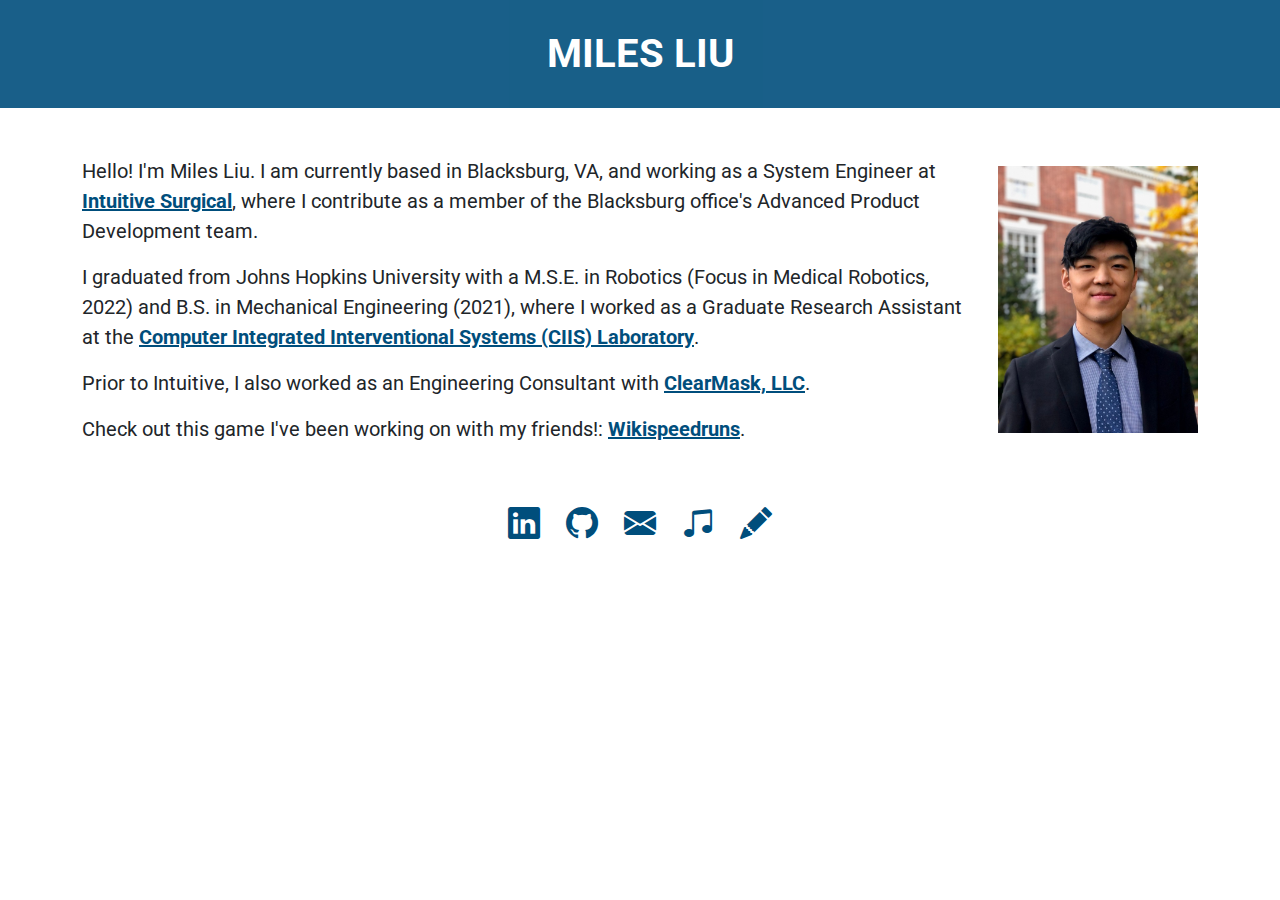
<file: index.html>
<!DOCTYPE html>
<html>
  <head>
    <title>Miles Liu's Personal Website</title>

    <link rel="stylesheet" type="text/css" href="main.css" />

    <link rel="preconnect" href="https://fonts.gstatic.com" />

    <meta name="viewport" content="width=device-width, initial-scale=1.0" />
    <meta name="author" content="Miles Liu" />

    <link
      href="https://fonts.googleapis.com/css2?family=Lato:ital,wght@0,300;0,400;0,700;1,300;1,400;1,700&family=Roboto:ital,wght@0,300;0,400;0,500;0,700;0,900;1,300;1,400;1,500;1,700;1,900&display=swap"
      rel="stylesheet" />
    <link
      href="https://fonts.googleapis.com/css2?family=Lato:ital,wght@0,300;0,400;0,700;1,300;1,400;1,700&display=swap"
      rel="stylesheet" />

    <link
      href="https://cdn.jsdelivr.net/npm/bootstrap@5.1.3/dist/css/bootstrap.min.css"
      rel="stylesheet" />
    <link
      rel="stylesheet"
      href="https://cdn.jsdelivr.net/npm/bootstrap-icons@1.7.2/font/bootstrap-icons.css" />
    <script
      src="https://cdn.jsdelivr.net/npm/bootstrap@5.1.3/dist/js/bootstrap.bundle.min.js"></script>

    <!-- <script defer src="js/landing.js"></script> -->
    <!-- <script defer src="js/accordion.js"></script> -->
  </head>

  <body>
    <header>
      <div class="sitenav py-4" id="sitenav">
        <div class="container-md">
          <div class="pagetitle">MILES LIU</div>
          <!-- <div class="nav">
            <a class="nav-link navtext"
              href="https://mliu59.github.io/">HOME</a>
            <a class="nav-link navtext" href="https://mliu59.github.io/projects"
              >PROJECTS & WORK EXPERIENCE</a
            >
            <a class="nav-link navtext" href="mailto:mliu59@jhu.edu">CONTACT</a>
            <a class="nav-link navtext" href="MilesLiuResume.pdf"> RESUME </a>
          </div> -->
        </div>
      </div>
    </header>

    <div class="main container-md">
      <section class="my-5">
        <div class="imgright">
          <img src="assets/ML.png" width="200" />
        </div>

        <!-- <p>
          Hello! I'm Miles Liu, a current Robotics Master's student at Johns
          Hopkins University, expecting to graduate in Summer 2022. I currently
          work as a Graduate Research Assistant at the
          <a href="https://ciis.lcsr.jhu.edu/doku.php">JHU Computer Integrated
            Interventional Systems (CIIS) Laboratory</a>, and as an Engineering
          Consultant with
          <a href="https://www.theclearmask.com/">ClearMask, LLC</a>.
        </p> -->
        <p>
          Hello! I'm Miles Liu. I am currently based in Blacksburg, VA, and
          working
          as a System Engineer at <a
            href="https://www.intuitive.com/en-us">Intuitive Surgical</a>, where
          I contribute as a
          member of the Blacksburg office's Advanced Product Development team.
        </p>
        <p>I graduated from Johns Hopkins University with a M.S.E. in Robotics
          (Focus in Medical Robotics, 2022) and B.S. in Mechanical Engineering
          (2021), where I worked as a
          Graduate Research Assistant at the
          <a href="https://ciis.lcsr.jhu.edu/doku.php">Computer Integrated
            Interventional Systems (CIIS) Laboratory</a>. </p>
        <p>Prior to Intuitive, I
          also worked as an Engineering
          Consultant with
          <a href="https://www.theclearmask.com/">ClearMask, LLC</a>.</p>
        <p>
          Check out this game I've been working on with my friends!:
          <a href="https://wikispeedruns.com/">Wikispeedruns</a>.
        </p>
      </section>
      <!-- 
      <div class="pagetitle my-3">
        <div
          style="
            color: black;
            font-size: 30px;
            font-weight: bold;
            margin-right: 50px;
          ">
          My Featured Projects
        </div>
        <div
          style="
            color: black;
            font-size: 20px;
            font-weight: 400;
            overflow: hidden;
            white-space: nowrap;
          ">
          <a href="projects"> Full project list </a>
        </div>
      </div>
      <div id="gallery-frame" class="hideonmobile">
        <div id="preview-frame-outer">
          <div id="preview-frame">
            <div class="preview-inner" id="item1">
              <div class="preview-center">
                <div class="preview-title">Sanaria Robot</div>
                <div class="preview-subtitle">
                  Automation of mosquito salivary gland collection.
                </div>
              </div>
            </div>
            <div class="preview-inner" id="item2">
              <div class="preview-center">
                <div class="preview-title">OCEAN21 VTA</div>
                <div class="preview-subtitle">
                  Autonomous surface vehicle for ROV testing
                </div>
              </div>
            </div>
            <div class="preview-inner" id="item3">
              <div class="preview-center">
                <div class="preview-title">Wikispeedruns</div>
                <div class="preview-subtitle">
                  Online competitive Wikipedia surfing game
                </div>
              </div>
            </div>
          </div>
        </div>
        <div id="expanded" class="pb-5">
          <div class="expanded-item container" id="item1expanded">
            <div class="row py-4 px-4">
              <div class="col-lg-auto">
                <img
                  src="projects/sanaria/robot.jpg"
                  style="border: 2px solid black"
                  width="300" />
              </div>
              <div class="col-lg px-4">
                <div class="expanded-title">
                  Sanaria robot - automation of mosquito salivary gland
                  collection
                </div>
                <div class="expanded-subtitle">
                  <p>
                    Sanaria Inc.'s malaria vaccine has the potential to
                    eliminate one of the world's deadliest diseases. However,
                    the vaccine relies on mosquito salivary gland for its
                    production, and the current extract process is completely
                    manual and highly labor intensive.
                  </p>
                  <p>
                    This project aims to build an automated mosquito dissection
                    robot platform that can automate this process, to improve
                    overall vaccine production efficiency.
                  </p>
                </div>
                <div class="expanded-link">
                  <a href="projects/sanaria/">Read More</a>
                </div>
              </div>
            </div>
          </div>
          <div class="expanded-item container" id="item2expanded">
            <div class="row pt-4 px-4 mx-4">
              <div class="col-lg px-4">
                <div class="expanded-title">
                  OCEAN21 - Autonomous surface vehicle for underwater ROV
                  testing
                </div>
                <div class="expanded-subtitle">
                  <p>
                    Small underwater ROVs (Remote Operated Vehicle) communicate
                    with ground control through a long fiber-optic cable, which
                    can be costly to use during testing.
                  </p>
                  <p>
                    Our prototype is an autonomous surface vehicle that follows
                    the ROV to facilitate wireless to wired communication
                    without introducing additional drag to the ROV system.
                  </p>
                </div>
                <div class="expanded-link">
                  <a href="projects/ocean21/">Read More</a>
                </div>
              </div>
            </div>
            <div class="row px-4 pb-4 pt-3 justify-content-md-center">
              <div class="col-sm-auto">
                <img src="projects/ocean21/controlledTug.gif" height="225" />
              </div>
              <div class="col-sm-auto">
                <img src="projects/ocean21/beach.png" height="225" />
              </div>
            </div>
          </div>
          <div class="expanded-item container" id="item3expanded">
            <div class="row py-4 px-4">
              <div class="col-lg-auto">
                <img
                  src="https://upload.wikimedia.org/wikipedia/commons/thumb/b/b3/Wikipedia-logo-v2-en.svg/1280px-Wikipedia-logo-v2-en.svg.png"
                  width="300" />
              </div>
              <div class="col-lg px-4">
                <div class="expanded-title">
                  Wikispeedruns - Wikipedia based online competitive browser
                  game
                </div>
                <div class="expanded-subtitle">
                  <p>
                    Goal of the game is very simple: Try to get from one
                    wikipedia page to another as fast as possible!
                  </p>
                  <p>
                    Test your obscure trivia knowledge and websurfing prowess
                    against other players on the leaderboard.
                  </p>
                </div>
                <div class="expanded-link">
                  <a href="projects/wikispeedruns/">Read More</a>
                </div>
              </div>
            </div>
          </div>
        </div>
      </div> -->

      <section>
        <div class="social-menu justify-content-center mb-3">
          <a
            href="https://www.linkedin.com/in/miles-liu-0426/" target="_blank">
            <button type="button" class="btn">
              <i class="bi bi-linkedin fs-2"
                style="color: #004E7C"></i></button></a>
          <a
            href="https://github.com/mliu59" target="_blank">
            <button type="button" class="btn">
              <i class="bi bi-github fs-2"
                style="color: #004E7C"></i></button></a>
          <a
            href="mailto:liumai1999@hotmail.com" target="_blank">
            <button type="button" class="btn">
              <i class="bi bi-envelope-fill fs-2"
                style="color: #004E7C"></i></button></a>
          <a
            href="https://soundcloud.com/notanumbermusic" target="_blank">
            <button type="button" class="btn">
              <i class="bi bi-music-note-beamed fs-2"
                style="color: #004E7C"></i></button></a>
          <a
            href="https://www.instagram.com/shaomaiz/" target="_blank">
            <button type="button" class="btn">
              <i class="bi bi-pencil-fill fs-2"
                style="color: #004E7C"></i></button></a>
        </div>
      </section>
    </div>
  </body>
</html>
</file>
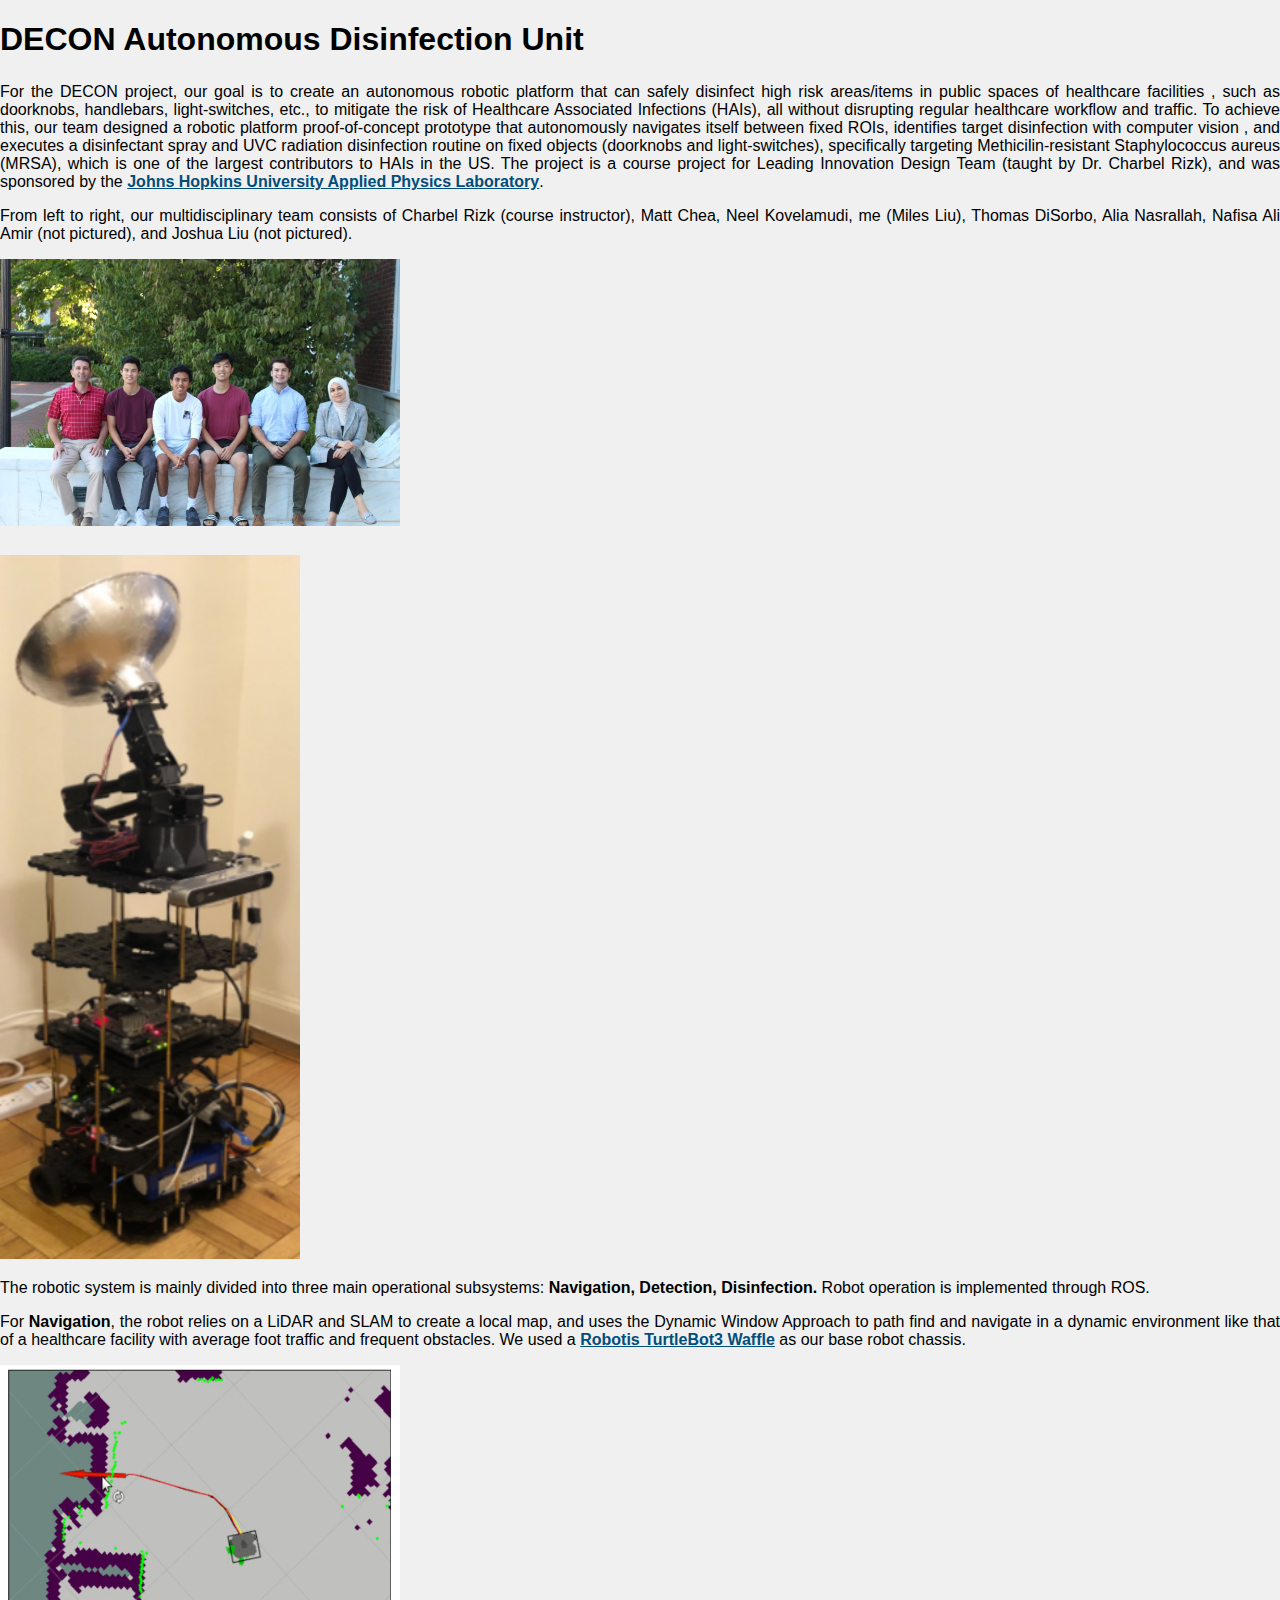
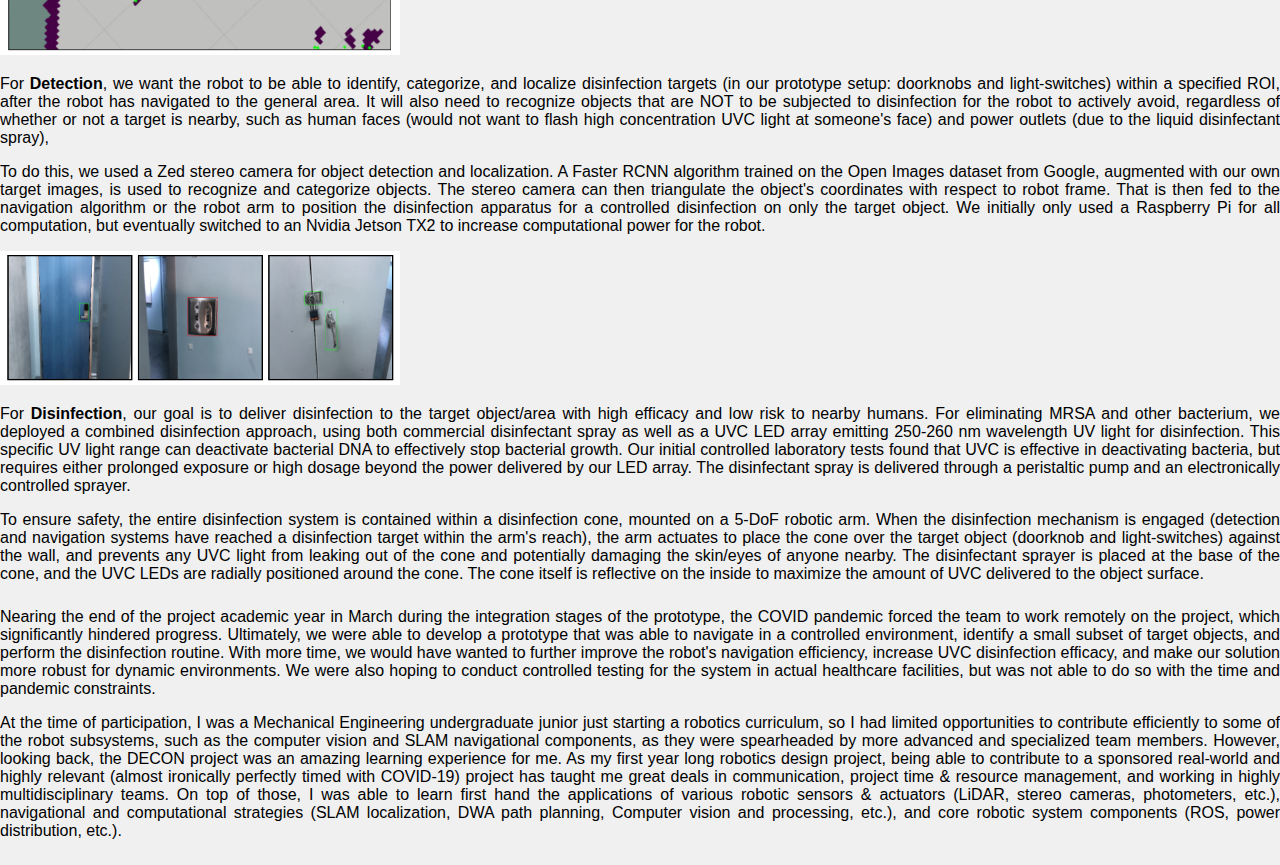
<file: decon/index.html>
<!DOCTYPE html>
<html>
  <head>
    <title>Miles Liu - DECON Autonomous Disinfection Unit</title>
    <link
      rel="stylesheet"
      type="text/css"
      href="https://mliu59.github.io/main.css"
    />
    <meta name="viewport" content="width=device-width, initial-scale=1.0" />
    <meta name="author" content="Miles Liu" />
  </head>

  <body>
    <h1>DECON Autonomous Disinfection Unit</h1>
    <section>
      <p>
        For the DECON project, our goal is to create an autonomous robotic
        platform that can safely disinfect high risk areas/items in public
        spaces of healthcare facilities , such as doorknobs, handlebars,
        light-switches, etc., to mitigate the risk of Healthcare Associated
        Infections (HAIs), all without disrupting regular healthcare workflow
        and traffic. To achieve this, our team designed a robotic platform
        proof-of-concept prototype that autonomously navigates itself between
        fixed ROIs, identifies target disinfection with computer vision , and
        executes a disinfectant spray and UVC radiation disinfection routine on
        fixed objects (doorknobs and light-switches), specifically targeting
        Methicilin-resistant Staphylococcus aureus (MRSA), which is one of the
        largest contributors to HAIs in the US. The project is a course project
        for Leading Innovation Design Team (taught by Dr. Charbel Rizk), and was
        sponsored by the
        <a href="https://www.jhuapl.edu/"
          >Johns Hopkins University Applied Physics Laboratory</a
        >.
      </p>
      <p>
        From left to right, our multidisciplinary team consists of Charbel Rizk
        (course instructor), Matt Chea, Neel Kovelamudi, me (Miles Liu), Thomas
        DiSorbo, Alia Nasrallah, Nafisa Ali Amir (not pictured), and Joshua Liu
        (not pictured).
      </p>
      <div>
        <a href="https://engineering.jhu.edu/lindt/">
          <img
            src="https://mliu59.github.io/decon/team.jpg"
            width="400"
            class="inlineRight"
          />
        </a>
      </div>
    </section>

    <section>
      <img
        src="https://mliu59.github.io/decon/robot.png"
        width="300"
        class="inlineRight"
      />
      <p>
        The robotic system is mainly divided into three main operational
        subsystems:
        <strong>Navigation, Detection, Disinfection. </strong>Robot operation is
        implemented through ROS.
      </p>
      <p>
        For <strong>Navigation</strong>, the robot relies on a LiDAR and SLAM to
        create a local map, and uses the Dynamic Window Approach to path find
        and navigate in a dynamic environment like that of a healthcare facility
        with average foot traffic and frequent obstacles. We used a
        <a href="https://www.robotis.us/turtlebot-3-waffle-pi/"
          >Robotis TurtleBot3 Waffle</a
        >
        as our base robot chassis.
      </p>
      <div>
        <img
          src="https://mliu59.github.io/decon/DWA.png"
          width="400"
          class="inlineRight"
        />
      </div>
      <p>
        For <strong>Detection</strong>, we want the robot to be able to
        identify, categorize, and localize disinfection targets (in our
        prototype setup: doorknobs and light-switches) within a specified ROI,
        after the robot has navigated to the general area. It will also need to
        recognize objects that are NOT to be subjected to disinfection for the
        robot to actively avoid, regardless of whether or not a target is
        nearby, such as human faces (would not want to flash high concentration
        UVC light at someone's face) and power outlets (due to the liquid
        disinfectant spray),
      </p>
      <p>
        To do this, we used a Zed stereo camera for object detection and
        localization. A Faster RCNN algorithm trained on the Open Images dataset
        from Google, augmented with our own target images, is used to recognize
        and categorize objects. The stereo camera can then triangulate the
        object's coordinates with respect to robot frame. That is then fed to
        the navigation algorithm or the robot arm to position the disinfection
        apparatus for a controlled disinfection on only the target object. We
        initially only used a Raspberry Pi for all computation, but eventually
        switched to an Nvidia Jetson TX2 to increase computational power for the
        robot.
      </p>
      <div>
        <img
          src="https://mliu59.github.io/decon/objectdetection.png"
          width="400"
          class="inlineRight"
        />
      </div>

      <p>
        For <strong>Disinfection</strong>, our goal is to deliver disinfection
        to the target object/area with high efficacy and low risk to nearby
        humans. For eliminating MRSA and other bacterium, we deployed a combined
        disinfection approach, using both commercial disinfectant spray as well
        as a UVC LED array emitting 250-260 nm wavelength UV light for
        disinfection. This specific UV light range can deactivate bacterial DNA
        to effectively stop bacterial growth. Our initial controlled laboratory
        tests found that UVC is effective in deactivating bacteria, but requires
        either prolonged exposure or high dosage beyond the power delivered by
        our LED array. The disinfectant spray is delivered through a peristaltic
        pump and an electronically controlled sprayer.
      </p>
      <p>
        To ensure safety, the entire disinfection system is contained within a
        disinfection cone, mounted on a 5-DoF robotic arm. When the disinfection
        mechanism is engaged (detection and navigation systems have reached a
        disinfection target within the arm's reach), the arm actuates to place
        the cone over the target object (doorknob and light-switches) against
        the wall, and prevents any UVC light from leaking out of the cone and
        potentially damaging the skin/eyes of anyone nearby. The disinfectant
        sprayer is placed at the base of the cone, and the UVC LEDs are radially
        positioned around the cone. The cone itself is reflective on the inside
        to maximize the amount of UVC delivered to the object surface.
      </p>
    </section>
    <section>
      <p>
        Nearing the end of the project academic year in March during the
        integration stages of the prototype, the COVID pandemic forced the team
        to work remotely on the project, which significantly hindered progress.
        Ultimately, we were able to develop a prototype that was able to
        navigate in a controlled environment, identify a small subset of target
        objects, and perform the disinfection routine. With more time, we would
        have wanted to further improve the robot's navigation efficiency,
        increase UVC disinfection efficacy, and make our solution more robust
        for dynamic environments. We were also hoping to conduct controlled
        testing for the system in actual healthcare facilities, but was not able
        to do so with the time and pandemic constraints.
      </p>
      <p>
        At the time of participation, I was a Mechanical Engineering
        undergraduate junior just starting a robotics curriculum, so I had
        limited opportunities to contribute efficiently to some of the robot
        subsystems, such as the computer vision and SLAM navigational
        components, as they were spearheaded by more advanced and specialized
        team members. However, looking back, the DECON project was an amazing
        learning experience for me. As my first year long robotics design
        project, being able to contribute to a sponsored real-world and highly
        relevant (almost ironically perfectly timed with COVID-19) project has
        taught me great deals in communication, project time & resource
        management, and working in highly multidisciplinary teams. On top of
        those, I was able to learn first hand the applications of various
        robotic sensors & actuators (LiDAR, stereo cameras, photometers, etc.),
        navigational and computational strategies (SLAM localization, DWA path
        planning, Computer vision and processing, etc.), and core robotic system
        components (ROS, power distribution, etc.).
      </p>
    </section>
  </body>
</html>
</file>
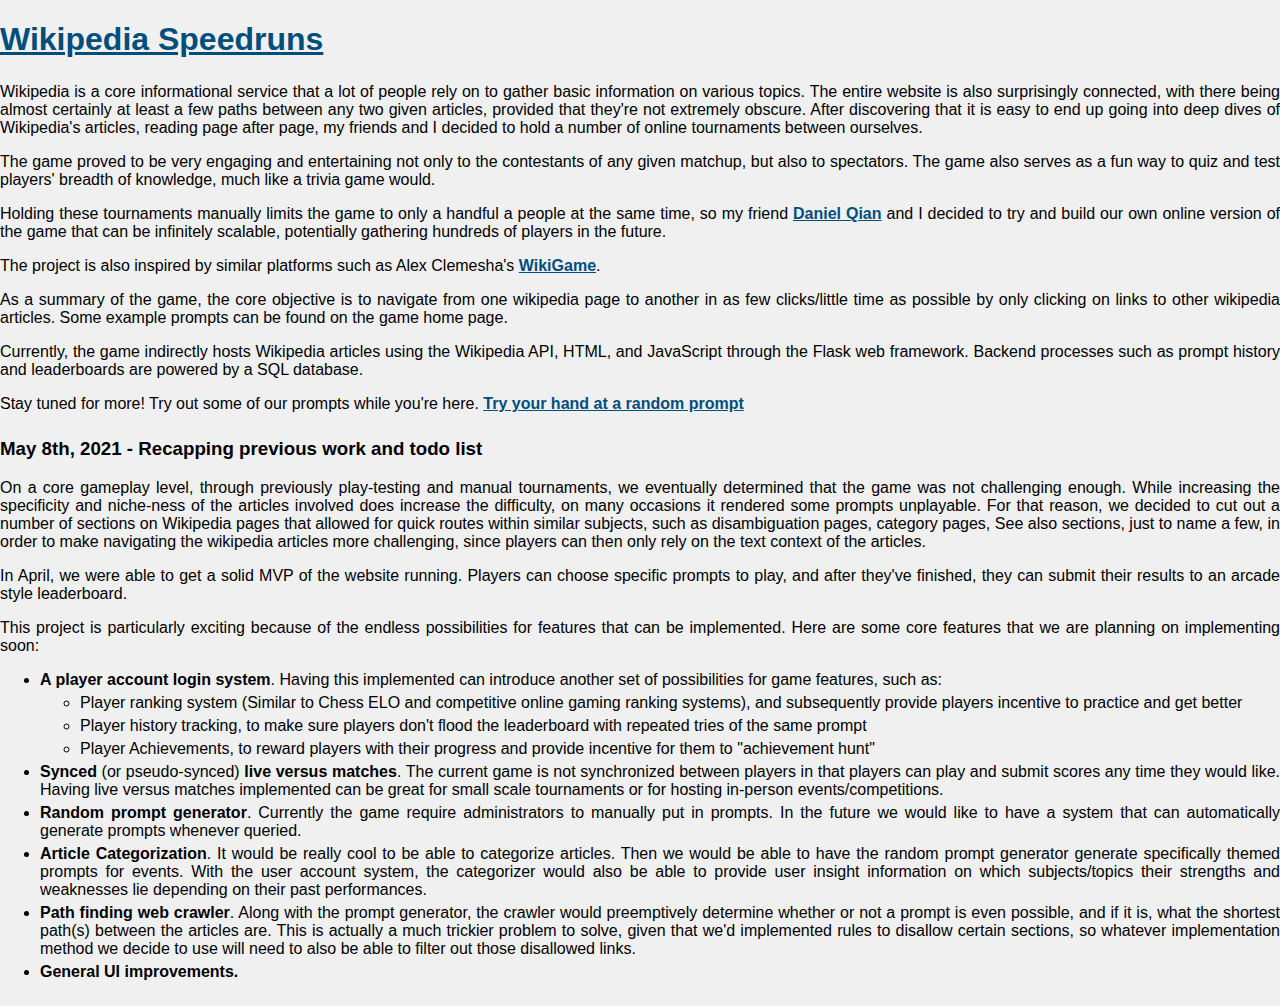
<file: wikispeedruns/index.html>
<!DOCTYPE html>
<html>
  <head>
    <title>Miles Liu - Wikipedia Speedruns</title>
    <link
      rel="stylesheet"
      type="text/css"
      href="https://mliu59.github.io/main.css"
    />
    <meta name="viewport" content="width=device-width, initial-scale=1.0" />
    <meta name="author" content="Miles Liu" />
  </head>

  <body>
    <h1><a href="https://wikispeedruns.com">Wikipedia Speedruns</a></h1>

    <section>
      <p>
        Wikipedia is a core informational service that a lot of people rely on to
        gather basic information on various topics. The entire website is also
        surprisingly connected, with there being almost certainly at least a few
        paths between any two given articles, provided that they're not
        extremely obscure. After discovering that it is easy to end up going
        into deep dives of Wikipedia's articles, reading page after page, my
        friends and I decided to hold a number of online tournaments between
        ourselves.
      </p>
      <p>
        The game proved to be very engaging and entertaining not only to the
        contestants of any given matchup, but also to spectators. The game also
        serves as a fun way to quiz and test players' breadth of knowledge, much
        like a trivia game would.
      </p>
      <p>
        Holding these tournaments manually limits the game to only a handful a
        people at the same time, so my friend
        <a href="https://danqian.net/">Daniel Qian</a> and I decided to try and
        build our own online version of the game that can be infinitely
        scalable, potentially gathering hundreds of players in the future.
      </p>
      <p>
        The project is also inspired by similar platforms such as Alex
        Clemesha's <a href="https://www.thewikigame.com/">WikiGame</a>.
      </p>
      <p>
        As a summary of the game, the core objective is to navigate from one
        wikipedia page to another in as few clicks/little time as possible by
        only clicking on links to other wikipedia articles. Some example prompts
        can be found on the game home page.
      </p>
      <p>
        Currently, the game indirectly hosts Wikipedia articles using the
        Wikipedia API, HTML, and JavaScript through the Flask web framework.
        Backend processes such as prompt history and leaderboards are powered by a SQL database.
      </p>
      <p>Stay tuned for more! Try out some of our prompts while you're here. <a href="https://wikispeedruns.com/random">Try your hand at a random prompt</a></p>
    </section>
    
    <section>
        <h3>May 8th, 2021 - Recapping previous work and todo list</h3>
      <p>
        On a core gameplay level, through previously play-testing and manual tournaments, we eventually determined that the game was not
        challenging enough. While increasing the specificity and niche-ness of
        the articles involved does increase the difficulty, on many occasions it
        rendered some prompts unplayable. For that reason, we decided to cut out
        a number of sections on Wikipedia pages that allowed for quick routes
        within similar subjects, such as disambiguation pages, category pages,
        See also sections, just to name a few, in order to make navigating the wikipedia articles more challenging, since players can then only rely on the text context of the articles. 
      </p>
      <p>
          In April, we were able to get a solid MVP of the website running. Players can choose specific prompts to play, and after they've finished, they can submit their results to an arcade style leaderboard.
      </p>
        <p>
          This project is particularly exciting because of the endless possibilities for features that can be implemented. Here are some core features that we are planning on implementing soon:
          <ul>
              <li>
                  <strong>A player account login system</strong>. Having this implemented can introduce another set of possibilities for game features, such as:
                  <ul>
                      <li>Player ranking system (Similar to Chess ELO and competitive online gaming ranking systems), and subsequently provide players incentive to practice and get better</li>
                      <li>Player history tracking, to make sure players don't flood the leaderboard with repeated tries of the same prompt</li>
                      <li>Player Achievements, to reward players with their progress and provide incentive for them to "achievement hunt"</li>
                  </ul>
              </li>
              <li>
                  <strong>Synced</strong> (or pseudo-synced) <strong>live versus matches</strong>. The current game is not synchronized between players in that players can play and submit scores any time they would like. Having live versus matches implemented can be great for small scale tournaments or for hosting in-person events/competitions. 

              </li>
              <li>
                  <strong>Random prompt generator</strong>. Currently the game require administrators to manually put in prompts. In the future we would like to have a system that can automatically generate prompts whenever queried.
              </li>
              <li>
                  <strong>Article Categorization</strong>. It would be really cool to be able to categorize articles. Then we would be able to have the random prompt generator generate specifically themed prompts for events. With the user account system, the categorizer would also be able to provide user insight information on which subjects/topics their strengths and weaknesses lie depending on their past performances.
              </li>
              <li>
                  <strong>Path finding web crawler</strong>. Along with the prompt generator, the crawler would preemptively determine whether or not a prompt is even possible, and if it is, what the shortest path(s) between the articles are. This is actually a much trickier problem to solve, given that we'd implemented rules to disallow certain sections, so whatever implementation method we decide to use will need to also be able to filter out those disallowed links.
              </li>
              <li>
                  <strong>General UI improvements.</strong> 
              </li>
          </ul>
        </p>
      </section>

      
  </body>
</html>
</file>
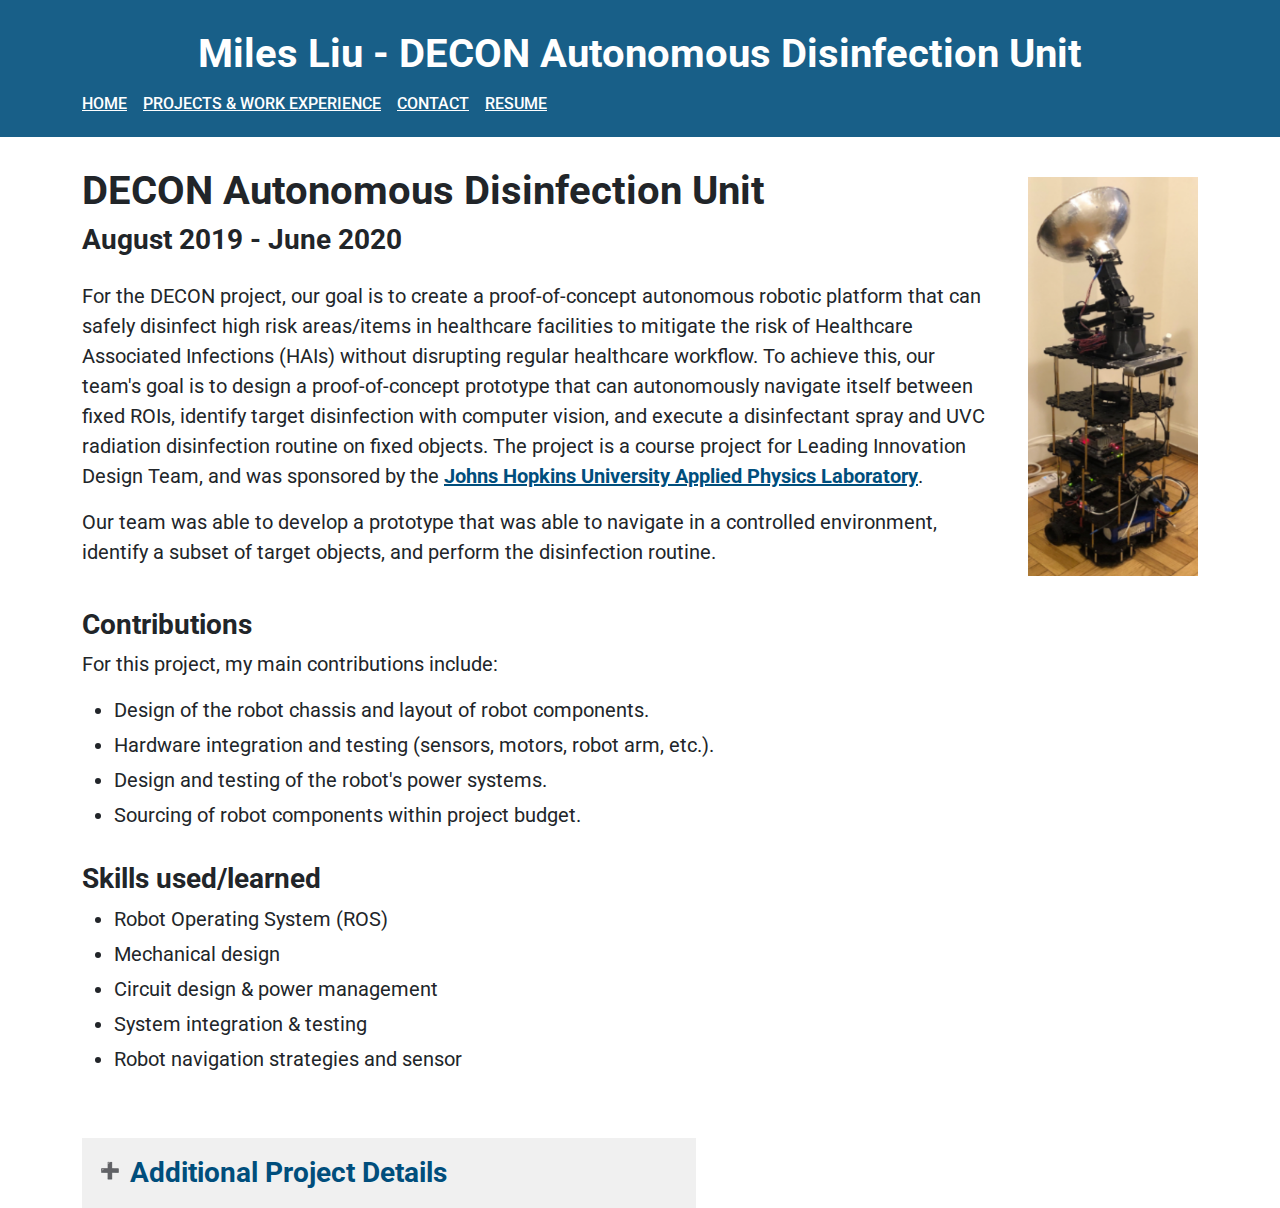
<file: projects/decon/index.html>
<!DOCTYPE html>
<html>
  <head>
    <title>Miles Liu - DECON Autonomous Disinfection Unit</title>

    <link rel="stylesheet" type="text/css" href="../../main.css" />

    <link rel="preconnect" href="https://fonts.gstatic.com" />

    <meta name="viewport" content="width=device-width, initial-scale=1.0" />
    <meta name="author" content="Miles Liu" />

    <link
      href="https://fonts.googleapis.com/css2?family=Lato:ital,wght@0,300;0,400;0,700;1,300;1,400;1,700&family=Roboto:ital,wght@0,300;0,400;0,500;0,700;0,900;1,300;1,400;1,500;1,700;1,900&display=swap"
      rel="stylesheet"
    />
    <link
      href="https://fonts.googleapis.com/css2?family=Lato:ital,wght@0,300;0,400;0,700;1,300;1,400;1,700&display=swap"
      rel="stylesheet"
    />

    <link
      href="https://cdn.jsdelivr.net/npm/bootstrap@5.1.3/dist/css/bootstrap.min.css"
      rel="stylesheet"
    />
    <link
      rel="stylesheet"
      href="https://cdn.jsdelivr.net/npm/bootstrap-icons@1.7.2/font/bootstrap-icons.css"
    />
    <script src="https://cdn.jsdelivr.net/npm/bootstrap@5.1.3/dist/js/bootstrap.bundle.min.js"></script>

    <script defer src="../../js/accordion.js"></script>
  </head>

  <body>
    <header>
      <div class="sitenav pb-2 pt-4" id="sitenav">
        <div class="container-xl">
          <div class="pagetitle">
            Miles Liu - DECON Autonomous Disinfection Unit
          </div>
          <div class="nav">
            <a class="nav-link navtext" href="https://mliu59.github.io/"
              >HOME</a
            >
            <a class="nav-link navtext" href="https://mliu59.github.io/projects"
              >PROJECTS & WORK EXPERIENCE</a
            >
            <a class="nav-link navtext" href="mailto:mliu59@jhu.edu">CONTACT</a>
            <a class="nav-link navtext" href="../../MilesLiuResume.pdf"> RESUME </a>
          </div>
        </div>
      </div>
    </header>

    <div class="main container-xl">
      <section>
        <div class="imgright">
          <img src="robot.png" width="170" />
        </div>

        <h1>DECON Autonomous Disinfection Unit</h1>
        <h3>August 2019 - June 2020</h3>

        <div class="pt-3"></div>

        <p>
          For the DECON project, our goal is to create a proof-of-concept
          autonomous robotic platform that can safely disinfect high risk
          areas/items in healthcare facilities to mitigate the risk of
          Healthcare Associated Infections (HAIs) without disrupting regular
          healthcare workflow. To achieve this, our team's goal is to design a proof-of-concept prototype
          that can autonomously navigate itself between fixed ROIs, identify
          target disinfection with computer vision, and execute a disinfectant
          spray and UVC radiation disinfection routine on fixed objects. The
          project is a course project for Leading Innovation Design Team, and
          was sponsored by the
          <a href="https://www.jhuapl.edu/"
            >Johns Hopkins University Applied Physics Laboratory</a
          >.
        </p>

        <p>
          Our team was able to develop a prototype that was able to
          navigate in a controlled environment, identify a subset of target
          objects, and perform the disinfection routine.
        </p>
      </section>

      <h3 class="pt-3">Contributions</h3>
      <p>
        For this project, my main contributions include:
      </p>

      <ul>
        <li>
          Design of the robot chassis and layout of robot components.
        </li>
        <li>
          Hardware integration and testing (sensors, motors, robot arm, etc.).
        </li>
        <li>
          Design and testing of the robot's power systems.
        </li>
        <li>
          Sourcing of robot components within project budget.
        </li>
      </ul>

      <h3 class="pt-3">Skills used/learned</h3>
        <ul>
          <li>Robot Operating System (ROS)</li>
          <li>Mechanical design</li>
          <li>Circuit design & power management</li>
          <li>System integration & testing</li>
          <li>Robot navigation strategies and sensor</li>
        </ul>

        <div class="py-4"></div>

      <button class="accordion">
        <h3 class="acc">Additional Project Details</h1>
      </button>

      <section class="panel">
        <p class="pt-2">
          The robotic system is mainly divided into three main operational
          subsystems:
          <strong>Navigation, Detection, Disinfection. </strong>Robot operation
          is implemented through ROS (Robot Operating System).
        </p>

        <div class="imgright">
          <img src="DWA.png" width="200" />
        </div>
        <p>
          For <strong>Navigation</strong>, the robot relies on a LiDAR and SLAM
          to navigate in a dynamic environment like that of a healthcare
          facility. We used a
          <a href="https://www.robotis.us/turtlebot-3-waffle-pi/"
            >Robotis TurtleBot3 Waffle</a
          >
          as our base robot chassis.
        </p>

        <p>
          For <strong>Detection</strong>, we want the robot to be able to
          identify, categorize, and localize disinfection targets (in our
          prototype setup: doorknobs and light-switches) within a specified ROI,
          after the robot has navigated to the general area.
        </p>

        <div class="imgright">
          <img src="objectdetection.png" width="400" />
        </div>

        <p>
          To do this, we used a Zed stereo camera for object detection and
          localization. A Faster RCNN algorithm trained on the Open Images
          dataset from Google, augmented with our own target images, is used to
          recognize and categorize objects.
        </p>

        <p>
          For <strong>Disinfection</strong>, to eliminate MRSA and other
          bacterium, we deployed a combined disinfection approach, using both
          commercial disinfectant spray delivered through a peristaltic pump and
          an electronically controlled sprayer, as well as a UVC LED array
          emitting 250-260 nm wavelength UV light for disinfection to deactivate
          bacterial DNA.
        </p>

        <p>
          To ensure safety, the entire disinfection system is contained within a
          disinfection cone, mounted on a 5-DoF robotic arm. The disinfectant
          sprayer is placed at the base of the cone, and the UVC LEDs are
          radially positioned around the cone. The cone itself is reflective on
          the inside to maximize the amount of UVC delivered to the object
          surface.
        </p>

      </section>
    </div>
    <footer></footer>
  </body>
</html>
</file>
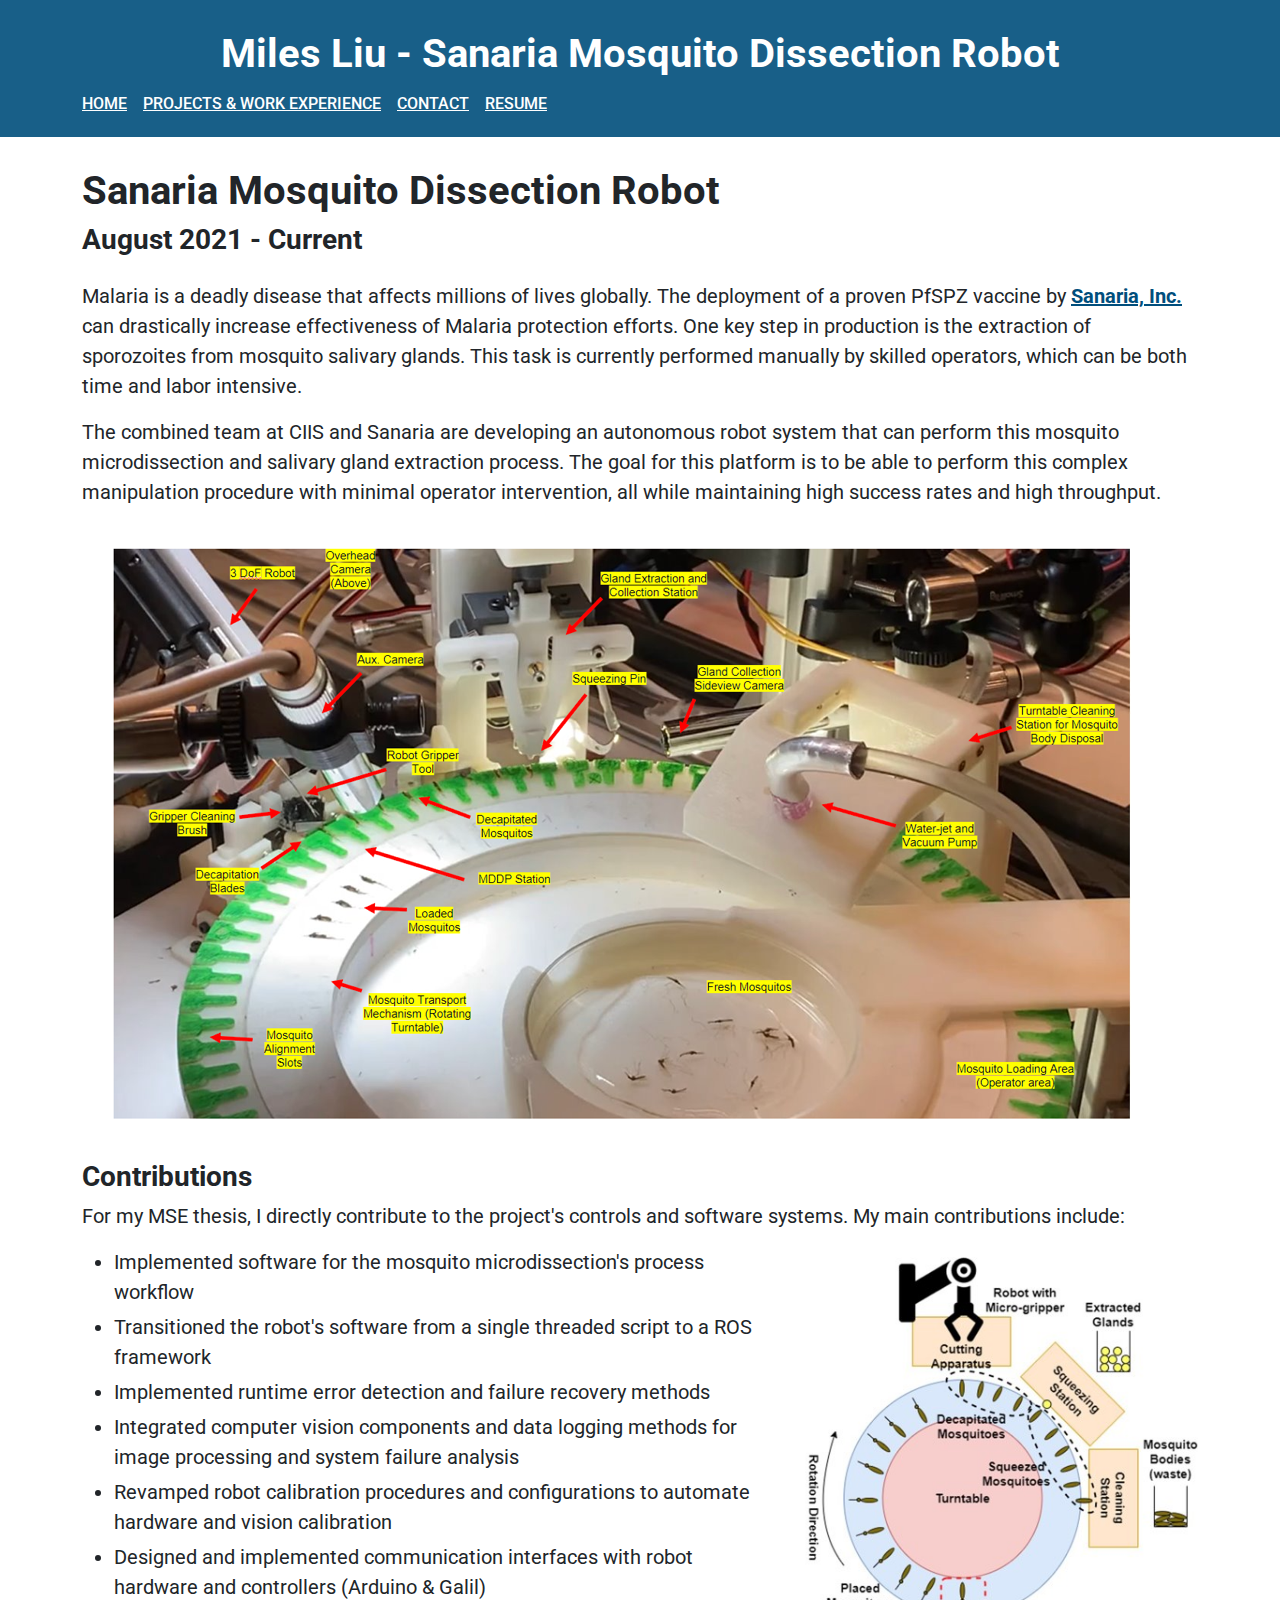
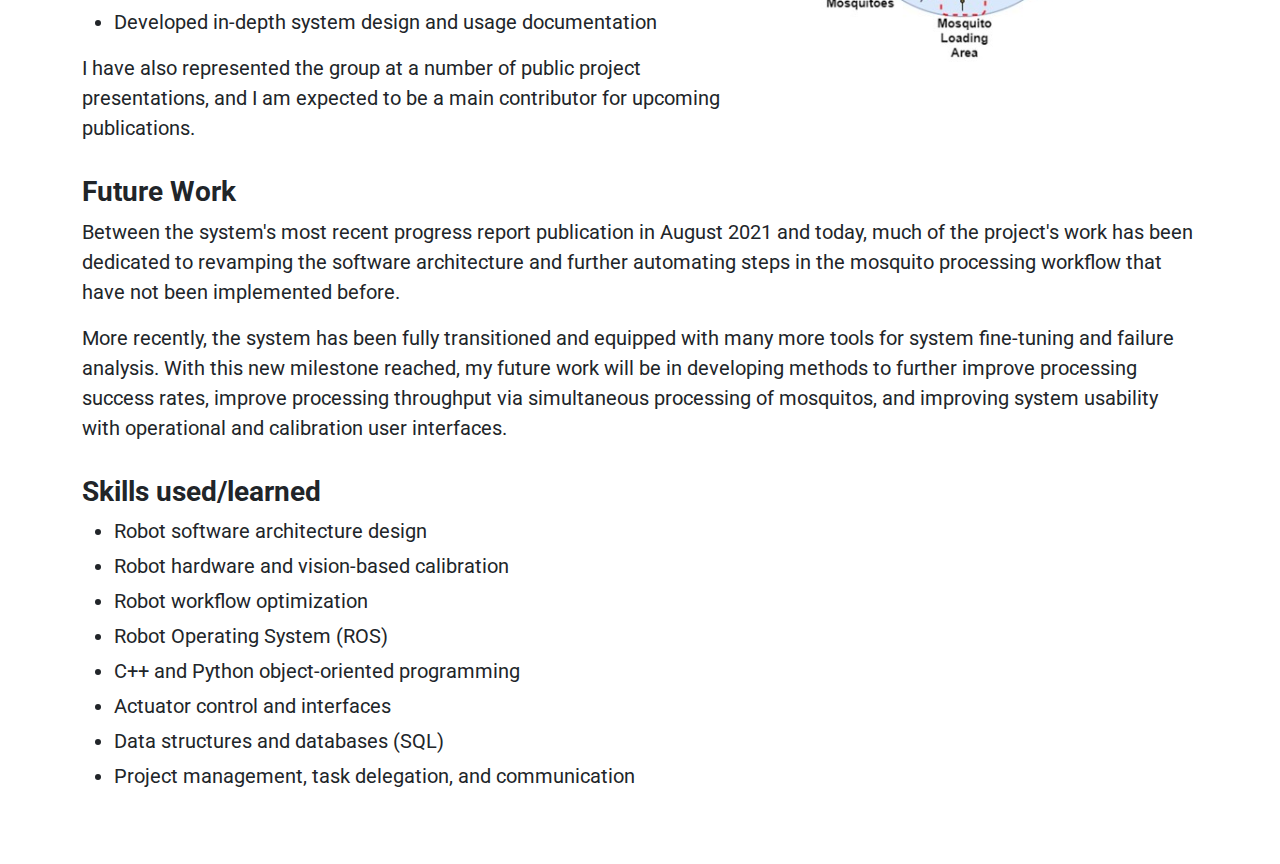
<file: projects/sanaria/index.html>
<!DOCTYPE html>
<html>
  <head>
    <title>Miles Liu - Sanaria Mosquito Dissection Robot</title>

    <link rel="stylesheet" type="text/css" href="../../main.css" />

    <link rel="preconnect" href="https://fonts.gstatic.com" />

    <meta name="viewport" content="width=device-width, initial-scale=1.0" />
    <meta name="author" content="Miles Liu" />

    <link
      href="https://fonts.googleapis.com/css2?family=Lato:ital,wght@0,300;0,400;0,700;1,300;1,400;1,700&family=Roboto:ital,wght@0,300;0,400;0,500;0,700;0,900;1,300;1,400;1,500;1,700;1,900&display=swap"
      rel="stylesheet"
    />
    <link
      href="https://fonts.googleapis.com/css2?family=Lato:ital,wght@0,300;0,400;0,700;1,300;1,400;1,700&display=swap"
      rel="stylesheet"
    />

    <link
      href="https://cdn.jsdelivr.net/npm/bootstrap@5.1.3/dist/css/bootstrap.min.css"
      rel="stylesheet"
    />
    <link
      rel="stylesheet"
      href="https://cdn.jsdelivr.net/npm/bootstrap-icons@1.7.2/font/bootstrap-icons.css"
    />
    <script src="https://cdn.jsdelivr.net/npm/bootstrap@5.1.3/dist/js/bootstrap.bundle.min.js"></script>

    <script defer src="../../js/accordion.js"></script>
  </head>

  <body>
    <header>
      <div class="sitenav pb-2 pt-4" id="sitenav">
        <div class="container-xl">
          <div class="pagetitle">Miles Liu - Sanaria Mosquito Dissection Robot</div>
          <div class="nav">
            <a class="nav-link navtext" href="https://mliu59.github.io/"
              >HOME</a
            >
            <a class="nav-link navtext" href="https://mliu59.github.io/projects"
              >PROJECTS & WORK EXPERIENCE</a
            >
            <a class="nav-link navtext" href="mailto:mliu59@jhu.edu">CONTACT</a>
            <a class="nav-link navtext" href="../../MilesLiuResume.pdf"> RESUME </a>
          </div>
        </div>
      </div>
    </header>

    <div class="main container-xl pb-5">
      <section>
        <h1>Sanaria Mosquito Dissection Robot</h1>
        <h3>August 2021 - Current</h3>

        <div class="pt-3"></div>

        <p>
          Malaria is a deadly disease that affects millions of lives globally.
          The deployment of a proven PfSPZ vaccine by
          <a href="https://sanaria.com/">Sanaria, Inc.</a> can drastically
          increase effectiveness of Malaria protection efforts. One key step in
          production is the extraction of sporozoites from mosquito salivary
          glands. This task is currently performed manually by skilled
          operators, which can be both time and labor intensive.
        </p>

        <p>
          The combined team at CIIS and Sanaria are developing an autonomous
          robot system that can perform this mosquito microdissection and
          salivary gland extraction process. The goal for this platform is to be
          able to perform this complex manipulation procedure with minimal
          operator intervention, all while maintaining high success rates and
          high throughput.
        </p>

        <div class="px-4 py-4">
          <img src="wide.png" />
        </div>

        <h3 class="pt-3">Contributions</h3>
        <p>
          For my MSE thesis, I directly contribute to the project's controls and
          software systems. My main contributions include:
        </p>

        <div class="imgright">
          <img src="s.jpg" width="400" />
        </div>

        <ul>
          <li>
            Implemented software for the mosquito microdissection's process
            workflow
          </li>
          <li>
            Transitioned the robot's software from a single threaded script to a
            ROS framework
          </li>
          <li>
            Implemented runtime error detection and failure recovery methods
          </li>
          <li>
            Integrated computer vision components and data logging methods for
            image processing and system failure analysis
          </li>
          <li>
            Revamped robot calibration procedures and configurations to automate
            hardware and vision calibration
          </li>
          <li>
            Designed and implemented communication interfaces with robot
            hardware and controllers (Arduino & Galil)
          </li>
          <li>Developed in-depth system design and usage documentation</li>
        </ul>

        <p>
          I have also represented the group at a number of public project
          presentations, and I am expected to be a main contributor for upcoming
          publications.
        </p>

        <h3 class="pt-3">Future Work</h3>
        <p>
          Between the system's most recent progress report publication in August
          2021 and today, much of the project's work has been dedicated to
          revamping the software architecture and further automating steps in
          the mosquito processing workflow that have not been implemented
          before.
        </p>

        <p>
          More recently, the system has been fully transitioned and equipped
          with many more tools for system fine-tuning and failure analysis. With
          this new milestone reached, my future work will be in developing
          methods to further improve processing success rates, improve
          processing throughput via simultaneous processing of mosquitos, and
          improving system usability with operational and calibration user
          interfaces.
        </p>

        <h3 class="pt-3">Skills used/learned</h3>
        <ul>
          <li>Robot software architecture design</li>
          <li>Robot hardware and vision-based calibration</li>
          <li>Robot workflow optimization</li>
          <li>Robot Operating System (ROS)</li>
          <li>C++ and Python object-oriented programming</li>
          <li>Actuator control and interfaces</li>
          <li>Data structures and databases (SQL)</li>
          <li>Project management, task delegation, and communication</li>
        </ul>
      </section>
    </div>
    <footer></footer>
  </body>
</html>
</file>
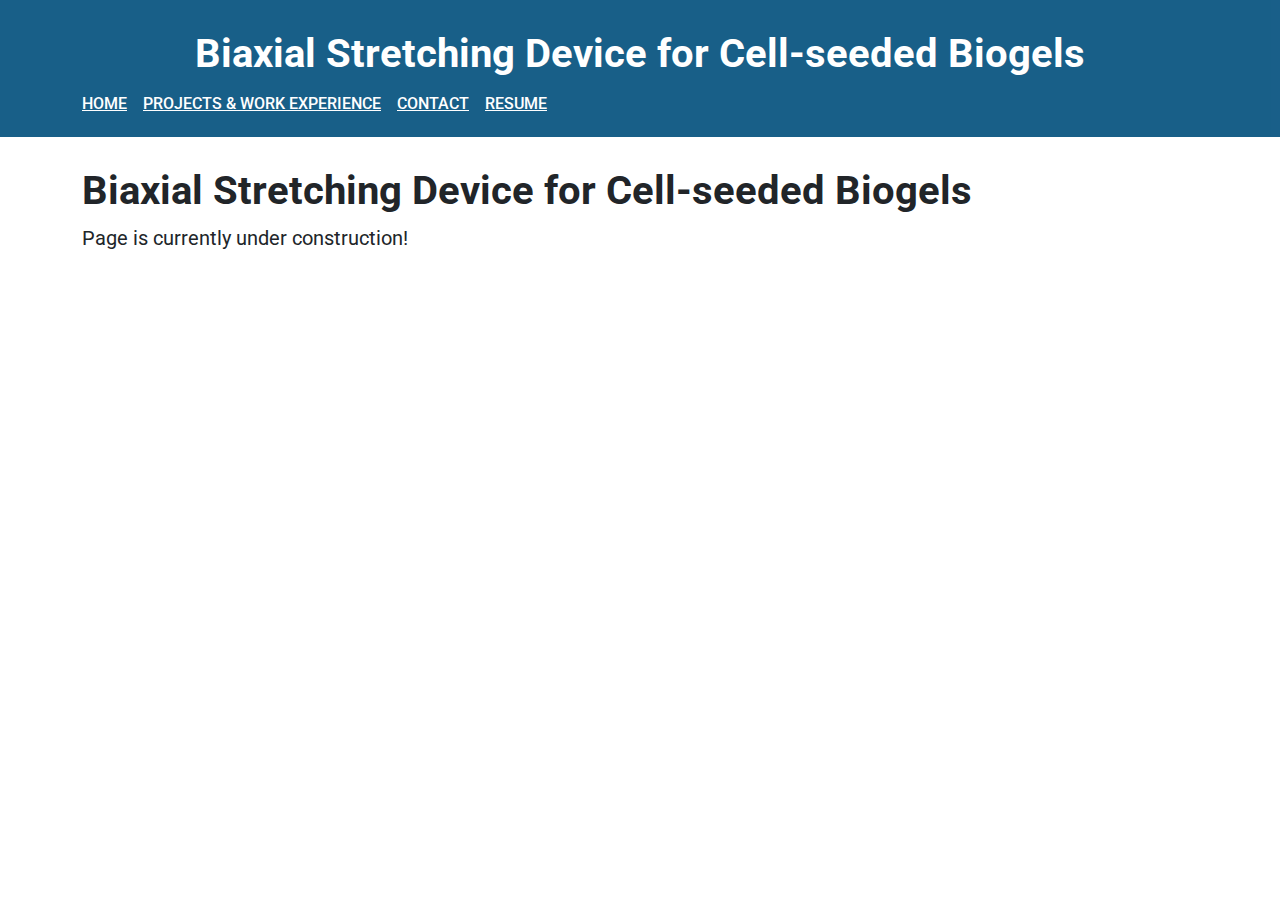
<file: projects/stretchingdevice/index.html>
<!DOCTYPE html>
<html>
  <head>
    <title>Miles Liu - Biaxial Stretching Device for Cell-seeded Biogels</title>

    <link
      rel="stylesheet"
      type="text/css"
      href="../../main.css"
    />    

    <link rel="preconnect" href="https://fonts.gstatic.com">
    
    <meta name="viewport" content="width=device-width, initial-scale=1.0">
    <meta name="author" content="Miles Liu">
    
    <link href="https://fonts.googleapis.com/css2?family=Lato:ital,wght@0,300;0,400;0,700;1,300;1,400;1,700&family=Roboto:ital,wght@0,300;0,400;0,500;0,700;0,900;1,300;1,400;1,500;1,700;1,900&display=swap" rel="stylesheet">
    <link href="https://fonts.googleapis.com/css2?family=Lato:ital,wght@0,300;0,400;0,700;1,300;1,400;1,700&display=swap" rel="stylesheet">

    <link href="https://cdn.jsdelivr.net/npm/bootstrap@5.1.3/dist/css/bootstrap.min.css" rel="stylesheet">
    <link rel="stylesheet" href="https://cdn.jsdelivr.net/npm/bootstrap-icons@1.7.2/font/bootstrap-icons.css">
    <script src="https://cdn.jsdelivr.net/npm/bootstrap@5.1.3/dist/js/bootstrap.bundle.min.js"></script>

    <script defer src="../../js/accordion.js"></script>
</head>



<body>

  <header>
    <div class="sitenav pb-2 pt-4" id="sitenav">
      <div class="container-xl">
        <div class="pagetitle">Biaxial Stretching Device for Cell-seeded Biogels</div>
        <div class="nav">
            <a class="nav-link navtext" href="https://mliu59.github.io/">HOME</a>
            <a class="nav-link navtext" href="https://mliu59.github.io/projects">PROJECTS & WORK EXPERIENCE</a>
            <a class="nav-link navtext" href="mailto:mliu59@jhu.edu">CONTACT</a>
            <a class="nav-link navtext" href="../../MilesLiuResume.pdf"> RESUME </a>
        </div>
      </div>
    </div>
  </header>
    
    
    <div class="main container-xl">
    <section>
      <!--
      <div class="imgright">
        <img
          src="https://mliu59.github.io/projects/decon/robot.png"
          width="170"
        />
      </div>
      -->

      <h1>Biaxial Stretching Device for Cell-seeded Biogels</h1>

      <p>
          Page is currently under construction!
      </p>
    </section>

    <!--
    <button class="accordion"><h1 class="acc">Technical Details</h1></button>

    <section class="panel"> 
        <p>
        </p>
    </section>
    -->
    </div>
    <footer>
  </footer>
    
  </body>
</html>
</file>
<file: main.css>
/*
Red Highlight: #B73225
Blue Minded: #004E7C
Maroon 6: #591COB
Grey Water: #5C5F58
Lighter Grey: #DCE1E3
*/

a {
    text-decoration: underline !important;
    color: #004E7C !important;
    font-weight: bold !important;
}

.pagetitle {
    font-size: 40px;
    font-weight: bold !important;
    color: white !important;
    text-align:center;
}

body {
    position: relative;
    margin: 0 0 0 0;
    font-family: 'Roboto', sans-serif !important;
    background-color: #F0F0F0;
    text-align: justify;
    text-justify: inter-word;
    min-height: 100vh;
}

#content-wrap {
    padding-bottom: 2.5rem;    /* Footer height */
  }

.main {
    font-size: 20px;
}



li {
    margin-top: 5px;
    margin-bottom: 5px;
}

section {
    margin-top: 25px;
    margin-bottom: 25px;
    margin-left: 0px;
    margin-right: 0px;
}

section.panel {
    margin: 0 0 0 0 !important;
}

header {
    position: sticky;
    top: 0;
    background: white;
    font-family: 'Roboto', sans-serif;
    margin-bottom: 30px;
    transition: 0.1s;
    z-index: 1000;
}

footer {
    
    position: absolute;
    bottom: 0;
    width: 100%;
    height: 2.5rem;  
}

.imgright {

    width: auto;
    background-color: transparent;
    clear: right;
    float: right;
    margin: 10px 0px 10px 30px;
    /*padding: 2px;
    border: 1px solid #c8ccd1;*/
}

.imgleft {

    width: auto;
    background-color: transparent;
    clear: left;
    float: left;
    margin: 10px 30px 10px 0px;
    /*padding: 2px;
    border: 1px solid #c8ccd1;*/
}

.imgwcaption {
    display: flex;
    flex-direction: column;
    flex-wrap: wrap;
}

.imgcaption {
    font-size: 15px;
    color: #404040;
    text-align: center;
    margin-top: 10px;
    margin-bottom: 20px;
    margin-left: 10px;
    margin-right: 10px;
}

div.sitenav, div.footer {
    background-color: #004E7C;
    opacity: 0.9;
}

.gif-gallery {
    display: flex;
    margin: auto;
    margin-top: 30px;
}

.gif-gallery-column {
    width: 50%;
    margin: 10px;
}

img {
    max-width: 100%;
    max-height: 100%;
}

.vta-gif {
    height: 200px;
    width: auto;
    margin: auto;
}

.navtext, footer, .landingnav {
    color: white !important;
    font-weight: 500 !important;
}

.navtext{
    font-size: 20px;
    margin-bottom: 5px;
}

.landingnav {
    font-size: 30px;
    margin-bottom: 5px;
}

#pagetitle {
    text-align: left;
    margin-bottom: 15px;
    transition: 0.1s;
}

span.inline-subtitle {
    font-size: 0.8em;
    color: #404040
}

/*
div.nav {
    display: flex;
    text-align: left;
    align-self: flex-end;
    justify-content: center;
    flex-wrap: nowrap;
}*/

div.nav a, div.sitenav a {
    text-decoration: none;
    transition: 0.2s;
}

div.nav a:hover, div.sitenav a:hover {
    opacity: 0.3;
}

div.footer {
    display: block;
    text-align: center;
}

div.footer a {
    text-decoration: none;
    transition: 0.2s;
}

div.footer a:hover {
    opacity: 0.3;
}

.nav-link {
    padding-left: 0 !important;
}

/* Style the buttons that are used to open and close the accordion panel */
.accordion {
    background-color: #F0F0F0;
    cursor: pointer;
    padding: 18px;
    width: 55%;
    text-align: left;
    border: none;
    outline: none;
    transition: 0.3s;
    color: #004E7C;
}

/* Add a background color to the button if it is clicked on (add the .active class with JS), and when you move the mouse over it (hover) */
.active, .accordion:hover {
    color: black;
    background-color: #C8C8C8;
}

/* Style the accordion panel. Note: hidden by default */
.panel {
    padding: 0 18px;
    background-color: #F0F0F0;
    max-height: 0;
    overflow: hidden;
    transition: max-height 0.4s ease-out;
}

.accordion:before {
    content: '\02795'; /* Unicode character for "plus" sign (+) */
    font-size: 16px;
    color: black;
    float: left;
    margin-right: 10px;
    margin-top: 3px;
    vertical-align: middle;

}

.active:before {
    content: "\2796"; /* Unicode character for "minus" sign (-) */
}

.acc {
    width: 80%;
    display: inline;
}


#gallery-frame {
    width: 100%;
    height: 650px;
    display: flex;
    flex-wrap: wrap;
    flex-direction: column;
}

#preview-frame {
    display: grid;
    grid-template-columns: minmax(0, 1fr) minmax(0, 1fr) minmax(0, 1fr) minmax(0, 1fr);
    grid-template-rows: auto;
    gap: 5px;
    grid-template-areas:
    'item1 item2 item3 item4';
    height: auto;
}

#preview-frame-outer {
    display: block;
    width: 100%;
    height: auto;
}

#preview-frame > div {
    text-align: center;
    font-size: 20px;
    font-weight: bold;
    width: 100%;
    height: 110px;
    color: black;
    opacity: 0.65;
    transition: opacity 0.4s ease-out;
    vertical-align: middle;
    border-radius: 20px 20px 0 0;
  }

#expanded > div {
    text-align: center;
    width: 100%;
    /*height: 100%;*/
    opacity: 0;
    border-radius: 0 0 20px 20px;
}

#item1 { 
    grid-area: item1; 
    background-color: #d68b84 !important;
}
#item2 { 
    grid-area: item2; 
    background-color: #99b8ca !important;
}
#item3 { 
    grid-area: item3; 
    background-color: white !important;
}
#item4 { 
    grid-area: item4; 
    background-color: #a2a2a2 !important;
}

#item1expanded { 
    background-color: #d68b84 !important;
}
#item2expanded { 
    background-color: #99b8ca !important;
}
#item3expanded { 
    background-color: white !important;
}
#item4expanded { 
    background-color: #a2a2a2 !important;
}

#expanded {
    position: relative;
    width: 100%;
    display: flex;
    align-items: stretch;
    flex-grow: 1;
}

.expanded-item {
    height: auto;
    position: absolute;
}

div.preview-center {
    margin: 0;
    position: absolute;
    top: 75%;
    left: 50%;
    -ms-transform: translate(-50%, -50%);
    transform: translate(-50%, -50%);
    transition: top 0.4s;
}

div.expanded-inner {
    margin: 0;
    position: absolute;
    top: 50%;
    left: 50%;
    -ms-transform: translate(0, -50%);
    transform: translate(0, -50%);
}

div.preview-center {
    position: relative;
}

.expanded-preview-active, #preview-frame > div:hover{
    opacity: 1 !important;
}

#preview-frame > div:hover .preview-center,
.expanded-preview-active .preview-center
{
    top: 55%;
}

#preview-frame > div:hover .preview-center .preview-subtitle, 
.expanded-preview-active .preview-center .preview-subtitle {
    opacity: 1 !important;
}

#preview-frame > div:hover .preview-center .preview-title, 
.expanded-preview-active .preview-center .preview-title {
    font-size: 17px;
}

.expanded-title, .expanded-subtitle, .expanded-link {
    text-align: left;
}

.preview-subtitle {
    font-weight: 400;
    font-size: 17px;
    opacity: 0;
    transition: opacity 0.25s ease-out;
    margin-left: 20px;
    margin-right: 20px;
}

.preview-title {
    font-weight: bold;
    margin-bottom: 5px;
    transition: font-size 0.25s ease-out;
    font-size: 20px;
    margin-left: 20px;
    margin-right: 20px;
}

.expanded-subtitle {
    font-weight: 400;
}

.expanded-title {
    font-weight: bold;
    font-size: 30px;
    margin-bottom: 15px;
}

.expanded-link {
    font-weight: bold;
    margin-top: 15px;
    font-size: 25px;
    text-decoration: underline 2px solid;
}

.expanded-link a {
    color: black !important;
}

#navblock {
    transition: 0.1s;
}

.blue-header {
    color: #004E7C;
}

h1, h2, h3, h4, h5, h6 {
    font-weight: bold !important;
}

.list-img {
    max-height: 225px !important;
}

.main-subtitle {
    font-size: 25px;
}

@media only screen and (max-width: 768px) {
    .main {
        font-size: 15px;
    }

    .navtext{
        font-size: 15px;
        margin-bottom: 5px;
        padding-top: 0px !important;
        padding-bottom: 0px !important;
    }

    .pagetitle {
        font-size:30px;
        padding-bottom: 5px;
    }

    .hideonmobile {
        display: none !important;
    }

    .main-subtitle {
        font-size: 15px;
    }
}

.social-menu {
    display: flex;
    list-style-type: none;
    font-size: 40px;
}
</file>
